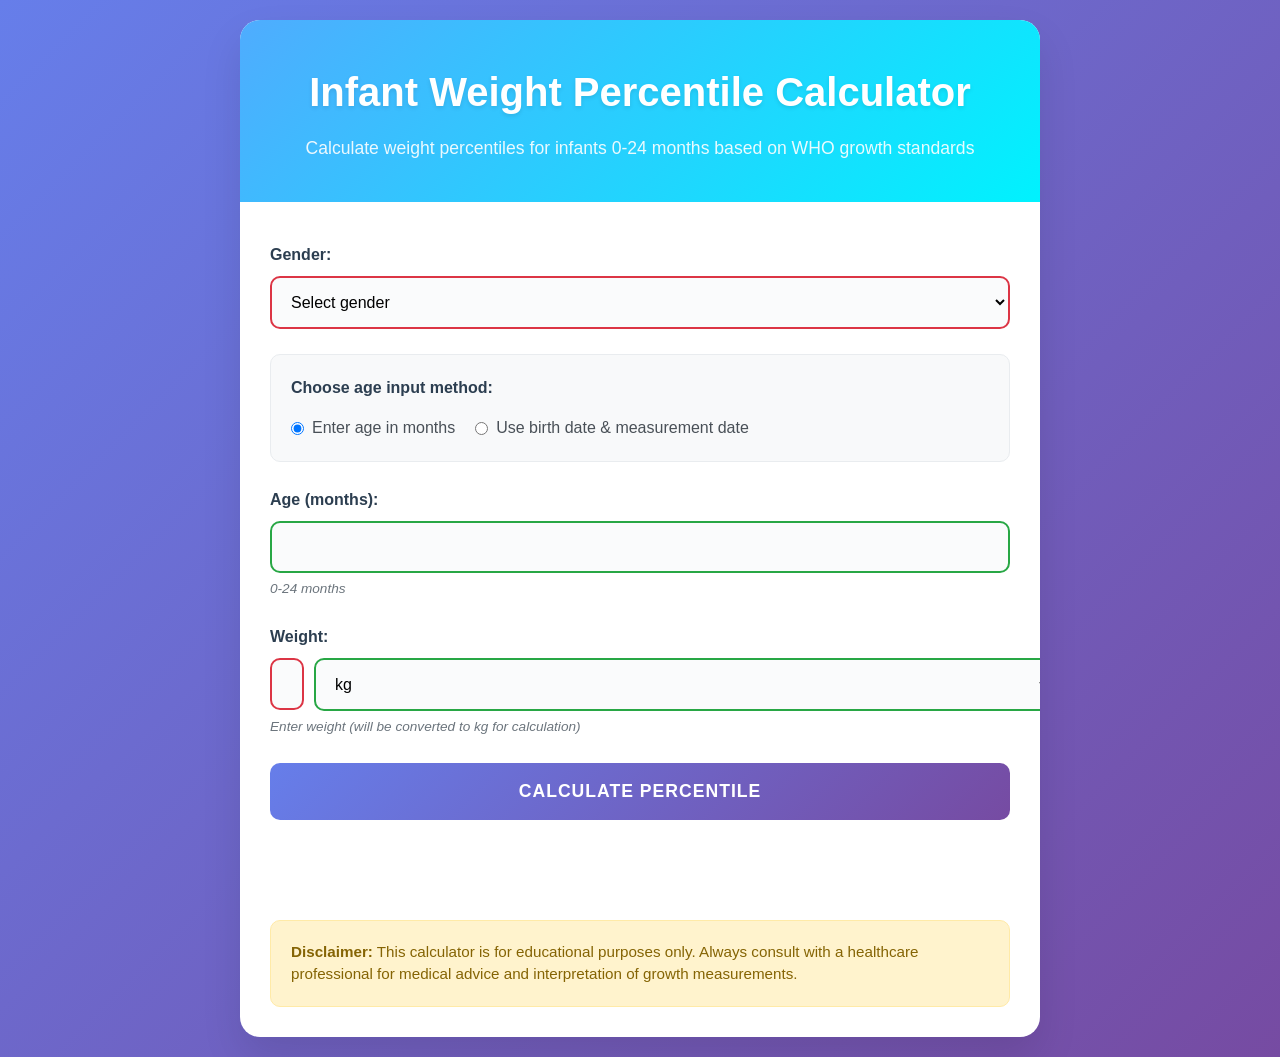
<file: index.html>
<!DOCTYPE html>
<html lang="en">
<head>
    <meta charset="UTF-8">
    <meta name="viewport" content="width=device-width, initial-scale=1.0">
    <title>Infant Weight Percentile Calculator</title>
    <link rel="stylesheet" href="styles.css">
</head>
<body>
    <div class="container">
        <header>
            <h1>Infant Weight Percentile Calculator</h1>
            <p>Calculate weight percentiles for infants 0-24 months based on WHO growth standards</p>
        </header>

        <div class="calculator-card">
            <form id="percentile-form">
                <div class="input-group">
                    <label for="gender">Gender:</label>
                    <select id="gender" required>
                        <option value="">Select gender</option>
                        <option value="male">Male</option>
                        <option value="female">Female</option>
                    </select>
                </div>

                <!-- Age Input Options -->
                <div class="input-method-selector">
                    <label class="method-label">Choose age input method:</label>
                    <div class="radio-group">
                        <label class="radio-option">
                            <input type="radio" name="age-method" value="months" checked>
                            <span>Enter age in months</span>
                        </label>
                        <label class="radio-option">
                            <input type="radio" name="age-method" value="dates">
                            <span>Use birth date & measurement date</span>
                        </label>
                    </div>
                </div>

                <!-- Age in Months (Default) -->
                <div class="input-group" id="age-months-group">
                    <label for="age-months">Age (months):</label>
                    <input type="number" id="age-months" min="0" max="24" step="0.1">
                    <span class="input-help">0-24 months</span>
                </div>

                <!-- Date-based Age Input -->
                <div class="input-group-dates" id="date-inputs-group" style="display: none;">
                    <div class="input-group">
                        <label for="birth-date">Date of Birth:</label>
                        <input type="date" id="birth-date">
                        <span class="input-help">Infant's birth date</span>
                    </div>
                    <div class="input-group">
                        <label for="measurement-date">Measurement Date:</label>
                        <input type="date" id="measurement-date">
                        <span class="input-help">Date when weight was measured</span>
                    </div>
                </div>

                <!-- Weight Input with Unit Selection -->
                <div class="input-group">
                    <label for="weight">Weight:</label>
                    <div class="weight-input-container">
                        <input type="number" id="weight" min="0.1" step="0.01" required>
                        <select id="weight-unit" class="unit-selector">
                            <option value="kg">kg</option>
                            <option value="lb">lb</option>
                        </select>
                    </div>
                    <span class="input-help">Enter weight (will be converted to kg for calculation)</span>
                </div>

                <button type="submit">Calculate Percentile</button>
            </form>

            <div id="result" class="result-section" style="display: none;">
                <h3>Result</h3>
                <div class="result-content">
                    <div class="percentile-display">
                        <span class="percentile-number" id="percentile-value">--</span>
                        <span class="percentile-label">percentile</span>
                    </div>
                    <div class="result-details">
                        <p id="result-interpretation"></p>
                        <div class="percentile-ranges">
                            <div class="range-item">
                                <span class="range-label">Below 3rd percentile:</span>
                                <span class="range-description">Underweight</span>
                            </div>
                            <div class="range-item">
                                <span class="range-label">3rd-97th percentile:</span>
                                <span class="range-description">Normal weight</span>
                            </div>
                            <div class="range-item">
                                <span class="range-label">Above 97th percentile:</span>
                                <span class="range-description">Overweight</span>
                            </div>
                        </div>
                    </div>
                </div>
            </div>
        </div>

        <div class="disclaimer">
            <p><strong>Disclaimer:</strong> This calculator is for educational purposes only. Always consult with a healthcare professional for medical advice and interpretation of growth measurements.</p>
        </div>
    </div>

    <script src="script.js"></script>
</body>
</html>
</file>
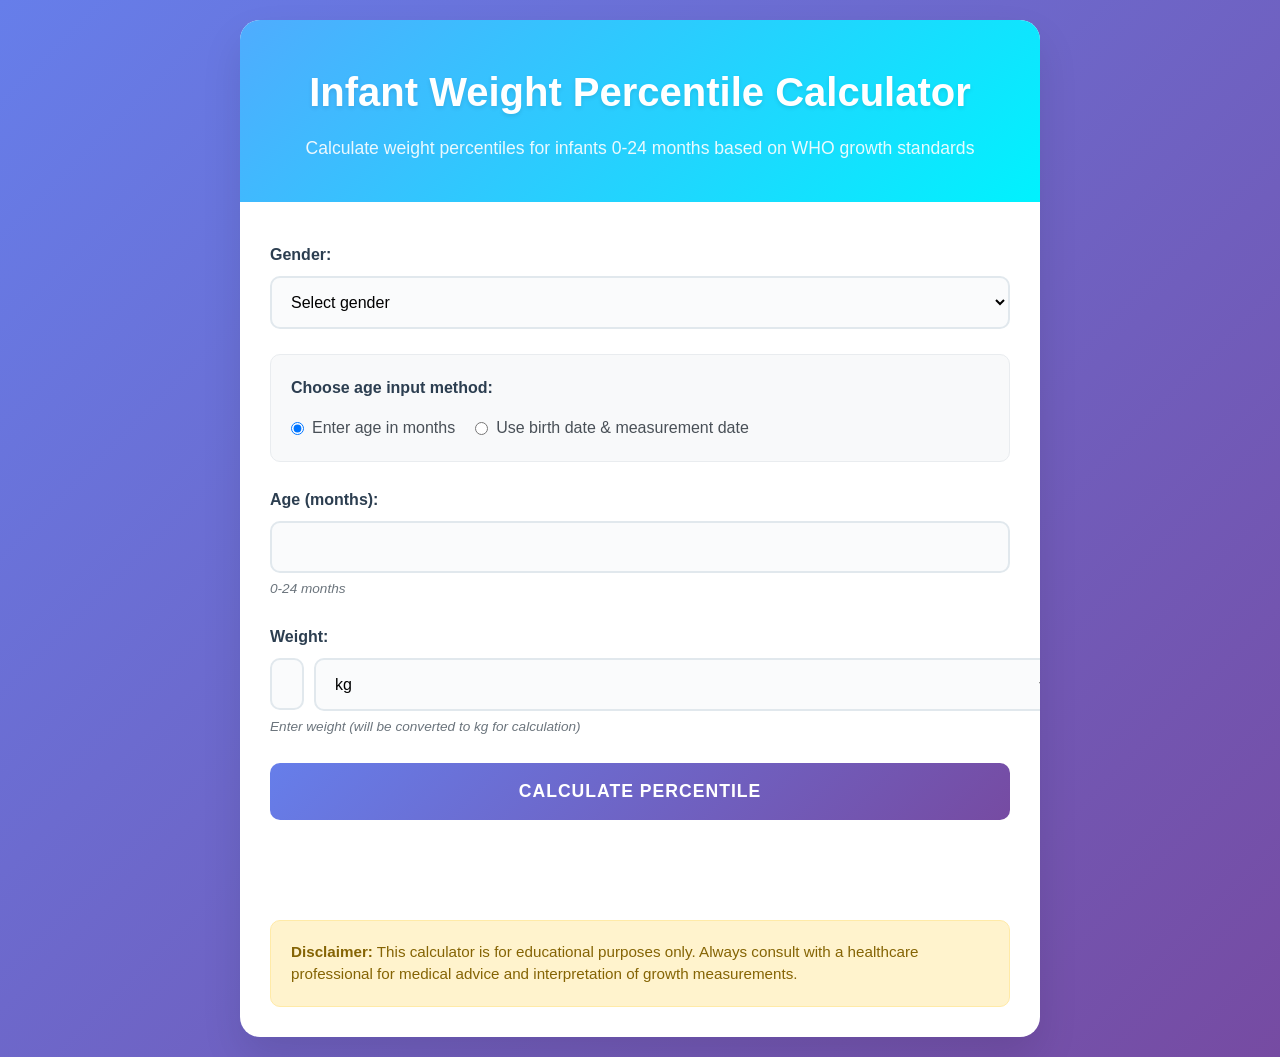
<file: calculator-standalone.html>
<!DOCTYPE html>
<html lang="en">
<head>
    <meta charset="UTF-8">
    <meta name="viewport" content="width=device-width, initial-scale=1.0">
    <title>Infant Weight Percentile Calculator</title>
    <style>
        /* Reset and base styles */
        * {
            margin: 0;
            padding: 0;
            box-sizing: border-box;
        }

        body {
            font-family: 'Segoe UI', Tahoma, Geneva, Verdana, sans-serif;
            line-height: 1.6;
            color: #333;
            background: linear-gradient(135deg, #667eea 0%, #764ba2 100%);
            min-height: 100vh;
            padding: 20px;
        }

        .container {
            max-width: 800px;
            margin: 0 auto;
            background: white;
            border-radius: 20px;
            box-shadow: 0 20px 40px rgba(0, 0, 0, 0.1);
            overflow: hidden;
        }

        /* Header styles */
        header {
            background: linear-gradient(135deg, #4facfe 0%, #00f2fe 100%);
            color: white;
            padding: 40px 30px;
            text-align: center;
        }

        header h1 {
            font-size: 2.5rem;
            font-weight: 700;
            margin-bottom: 10px;
            text-shadow: 0 2px 4px rgba(0, 0, 0, 0.1);
        }

        header p {
            font-size: 1.1rem;
            opacity: 0.9;
            font-weight: 300;
        }

        /* Calculator card styles */
        .calculator-card {
            padding: 40px 30px;
            background: white;
        }

        /* Form styles */
        #percentile-form {
            margin-bottom: 30px;
        }

        .input-group {
            margin-bottom: 25px;
        }

        .input-group label {
            display: block;
            font-weight: 600;
            margin-bottom: 8px;
            color: #2c3e50;
            font-size: 1rem;
        }

        .input-group input,
        .input-group select {
            width: 100%;
            padding: 15px;
            border: 2px solid #e1e8ed;
            border-radius: 10px;
            font-size: 1rem;
            transition: all 0.3s ease;
            background: #fafbfc;
        }

        .input-group input:focus,
        .input-group select:focus {
            outline: none;
            border-color: #4facfe;
            background: white;
            box-shadow: 0 0 0 3px rgba(79, 172, 254, 0.1);
        }

        .input-help {
            display: block;
            font-size: 0.85rem;
            color: #6c757d;
            margin-top: 5px;
            font-style: italic;
        }

        /* Button styles */
        button[type="submit"] {
            width: 100%;
            background: linear-gradient(135deg, #667eea 0%, #764ba2 100%);
            color: white;
            border: none;
            padding: 18px;
            border-radius: 10px;
            font-size: 1.1rem;
            font-weight: 600;
            cursor: pointer;
            transition: all 0.3s ease;
            text-transform: uppercase;
            letter-spacing: 1px;
        }

        button[type="submit"]:hover {
            transform: translateY(-2px);
            box-shadow: 0 10px 20px rgba(102, 126, 234, 0.4);
        }

        /* Result section styles */
        .result-section {
            background: linear-gradient(135deg, #f8f9ff 0%, #e8f4fd 100%);
            border-radius: 15px;
            padding: 30px;
            margin-top: 30px;
            border: 1px solid #e1e8ed;
            animation: slideUp 0.5s ease-out;
        }

        .result-section h3 {
            color: #2c3e50;
            margin-bottom: 20px;
            font-size: 1.5rem;
            text-align: center;
        }

        .result-content {
            display: flex;
            flex-direction: column;
            gap: 25px;
        }

        /* Percentile display */
        .percentile-display {
            text-align: center;
            padding: 25px;
            background: white;
            border-radius: 15px;
            box-shadow: 0 5px 15px rgba(0, 0, 0, 0.05);
        }

        .percentile-number {
            font-size: 3.5rem;
            font-weight: 700;
            display: block;
            margin-bottom: 5px;
        }

        .percentile-number.normal {
            color: #28a745;
        }

        .percentile-number.low {
            color: #dc3545;
        }

        .percentile-number.high {
            color: #fd7e14;
        }

        .percentile-label {
            font-size: 1.2rem;
            color: #6c757d;
            font-weight: 500;
        }

        /* Result details */
        .result-details {
            background: white;
            padding: 25px;
            border-radius: 15px;
            box-shadow: 0 5px 15px rgba(0, 0, 0, 0.05);
        }

        #result-interpretation {
            font-size: 1.1rem;
            text-align: center;
            margin-bottom: 25px;
            padding: 15px;
            background: #f8f9fa;
            border-radius: 10px;
            font-weight: 500;
        }

        /* Percentile ranges */
        .percentile-ranges {
            display: grid;
            gap: 12px;
        }

        .range-item {
            display: flex;
            justify-content: space-between;
            align-items: center;
            padding: 12px 15px;
            background: #f8f9fa;
            border-radius: 8px;
            border-left: 4px solid #e9ecef;
        }

        .range-item:nth-child(1) {
            border-left-color: #dc3545;
        }

        .range-item:nth-child(2) {
            border-left-color: #28a745;
        }

        .range-item:nth-child(3) {
            border-left-color: #fd7e14;
        }

        .range-label {
            font-weight: 600;
            color: #2c3e50;
        }

        .range-description {
            color: #6c757d;
            font-weight: 500;
        }

        /* Disclaimer */
        .disclaimer {
            background: #fff3cd;
            border: 1px solid #ffeaa7;
            border-radius: 10px;
            padding: 20px;
            margin: 30px;
            color: #856404;
        }

        .disclaimer p {
            margin: 0;
            font-size: 0.95rem;
            line-height: 1.5;
        }

        /* Responsive design */
        @media (max-width: 768px) {
            body {
                padding: 10px;
            }
            
            .container {
                border-radius: 15px;
            }
            
            header {
                padding: 30px 20px;
            }
            
            header h1 {
                font-size: 2rem;
            }
            
            .calculator-card {
                padding: 30px 20px;
            }
            
            .disclaimer {
                margin: 20px;
                padding: 15px;
            }
            
            .percentile-number {
                font-size: 2.5rem;
            }
        }

        @keyframes slideUp {
            from {
                opacity: 0;
                transform: translateY(30px);
            }
            to {
                opacity: 1;
                transform: translateY(0);
            }
        }

        /* New Input Method Selector */
        .input-method-selector {
            margin-bottom: 25px;
            padding: 20px;
            background: #f8f9fa;
            border-radius: 10px;
            border: 1px solid #e9ecef;
        }

        .method-label {
            display: block;
            font-weight: 600;
            margin-bottom: 15px;
            color: #2c3e50;
            font-size: 1rem;
        }

        .radio-group {
            display: flex;
            gap: 20px;
            flex-wrap: wrap;
        }

        .radio-option {
            display: flex;
            align-items: center;
            gap: 8px;
            cursor: pointer;
            font-weight: 500;
            color: #495057;
        }

        .radio-option input[type="radio"] {
            width: auto;
            margin: 0;
        }

        /* Date Input Groups */
        .input-group-dates {
            display: grid;
            gap: 20px;
            margin-bottom: 25px;
            padding: 20px;
            background: #f8f9fa;
            border-radius: 10px;
            border: 1px solid #e9ecef;
        }

        /* Weight Input Container */
        .weight-input-container {
            display: flex;
            gap: 10px;
            align-items: center;
        }

        .weight-input-container input {
            flex: 1;
            margin: 0;
        }

        .unit-selector {
            width: auto;
            min-width: 70px;
            padding: 15px 10px;
            margin: 0;
            flex-shrink: 0;
        }

        /* Responsive adjustments for new elements */
        @media (max-width: 768px) {
            .radio-group {
                flex-direction: column;
                gap: 15px;
            }
            
            .weight-input-container {
                flex-direction: column;
                gap: 10px;
            }
            
            .unit-selector {
                width: 100%;
            }
        }
    </style>
</head>
<body>
    <div class="container">
        <header>
            <h1>Infant Weight Percentile Calculator</h1>
            <p>Calculate weight percentiles for infants 0-24 months based on WHO growth standards</p>
        </header>

        <div class="calculator-card">
            <form id="percentile-form">
                <div class="input-group">
                    <label for="gender">Gender:</label>
                    <select id="gender" required>
                        <option value="">Select gender</option>
                        <option value="male">Male</option>
                        <option value="female">Female</option>
                    </select>
                </div>

                <!-- Age Input Options -->
                <div class="input-method-selector">
                    <label class="method-label">Choose age input method:</label>
                    <div class="radio-group">
                        <label class="radio-option">
                            <input type="radio" name="age-method" value="months" checked>
                            <span>Enter age in months</span>
                        </label>
                        <label class="radio-option">
                            <input type="radio" name="age-method" value="dates">
                            <span>Use birth date & measurement date</span>
                        </label>
                    </div>
                </div>

                <!-- Age in Months (Default) -->
                <div class="input-group" id="age-months-group">
                    <label for="age-months">Age (months):</label>
                    <input type="number" id="age-months" min="0" max="24" step="0.1">
                    <span class="input-help">0-24 months</span>
                </div>

                <!-- Date-based Age Input -->
                <div class="input-group-dates" id="date-inputs-group" style="display: none;">
                    <div class="input-group">
                        <label for="birth-date">Date of Birth:</label>
                        <input type="date" id="birth-date">
                        <span class="input-help">Infant's birth date</span>
                    </div>
                    <div class="input-group">
                        <label for="measurement-date">Measurement Date:</label>
                        <input type="date" id="measurement-date">
                        <span class="input-help">Date when weight was measured</span>
                    </div>
                </div>

                <!-- Weight Input with Unit Selection -->
                <div class="input-group">
                    <label for="weight">Weight:</label>
                    <div class="weight-input-container">
                        <input type="number" id="weight" min="0.1" step="0.01" required>
                        <select id="weight-unit" class="unit-selector">
                            <option value="kg">kg</option>
                            <option value="lb">lb</option>
                        </select>
                    </div>
                    <span class="input-help">Enter weight (will be converted to kg for calculation)</span>
                </div>

                <button type="submit">Calculate Percentile</button>
            </form>

            <div id="result" class="result-section" style="display: none;">
                <h3>Result</h3>
                <div class="result-content">
                    <div class="percentile-display">
                        <span class="percentile-number" id="percentile-value">--</span>
                        <span class="percentile-label">percentile</span>
                    </div>
                    <div class="result-details">
                        <p id="result-interpretation"></p>
                        <div class="percentile-ranges">
                            <div class="range-item">
                                <span class="range-label">Below 3rd percentile:</span>
                                <span class="range-description">Underweight</span>
                            </div>
                            <div class="range-item">
                                <span class="range-label">3rd-97th percentile:</span>
                                <span class="range-description">Normal weight</span>
                            </div>
                            <div class="range-item">
                                <span class="range-label">Above 97th percentile:</span>
                                <span class="range-description">Overweight</span>
                            </div>
                        </div>
                    </div>
                </div>
            </div>
        </div>

        <div class="disclaimer">
            <p><strong>Disclaimer:</strong> This calculator is for educational purposes only. Always consult with a healthcare professional for medical advice and interpretation of growth measurements.</p>
        </div>
    </div>

    <script>
        // WHO Weight-for-age percentile data (LMS method)
        const WHO_WEIGHT_DATA = {
            male: [
                [0, 0.3487, 3.3464, 0.14602],
                [1, 0.2297, 4.4709, 0.13395],
                [2, 0.1970, 5.5675, 0.12385],
                [3, 0.1738, 6.3762, 0.11727],
                [4, 0.1553, 7.0023, 0.11316],
                [5, 0.1395, 7.5105, 0.11080],
                [6, 0.1257, 7.9340, 0.10958],
                [7, 0.1134, 8.2970, 0.10902],
                [8, 0.1021, 8.6151, 0.10882],
                [9, 0.0917, 8.9014, 0.10881],
                [10, 0.0820, 9.1649, 0.10891],
                [11, 0.0730, 9.4122, 0.10906],
                [12, 0.0644, 9.6479, 0.10925],
                [15, 0.0424, 10.3002, 0.10986],
                [18, 0.0204, 10.9302, 0.11063],
                [21, -0.0021, 11.5490, 0.11154],
                [24, -0.0251, 12.1515, 0.11260]
            ],
            female: [
                [0, 0.3809, 3.2322, 0.14171],
                [1, 0.1233, 4.1873, 0.13724],
                [2, 0.0422, 5.1282, 0.13000],
                [3, -0.0134, 5.8458, 0.12619],
                [4, -0.0553, 6.4237, 0.12402],
                [5, -0.0903, 6.8985, 0.12274],
                [6, -0.1201, 7.2970, 0.12204],
                [7, -0.1462, 7.6422, 0.12178],
                [8, -0.1695, 7.9487, 0.12181],
                [9, -0.1909, 8.2254, 0.12199],
                [10, -0.2111, 8.4800, 0.12223],
                [11, -0.2306, 8.7192, 0.12247],
                [12, -0.2497, 8.9481, 0.12268],
                [15, -0.3089, 9.6298, 0.12309],
                [18, -0.3700, 10.2849, 0.12349],
                [21, -0.4321, 10.9371, 0.12394],
                [24, -0.4952, 11.5939, 0.12446]
            ]
        };

        function interpolateLMS(age, gender) {
            const data = WHO_WEIGHT_DATA[gender];
            let lowerIndex = 0;
            let upperIndex = data.length - 1;
            
            for (let i = 0; i < data.length - 1; i++) {
                if (age >= data[i][0] && age <= data[i + 1][0]) {
                    lowerIndex = i;
                    upperIndex = i + 1;
                    break;
                }
            }
            
            const lowerAge = data[lowerIndex][0];
            const upperAge = data[upperIndex][0];
            
            if (lowerAge === upperAge) {
                return {
                    L: data[lowerIndex][1],
                    M: data[lowerIndex][2],
                    S: data[lowerIndex][3]
                };
            }
            
            const ratio = (age - lowerAge) / (upperAge - lowerAge);
            
            return {
                L: data[lowerIndex][1] + ratio * (data[upperIndex][1] - data[lowerIndex][1]),
                M: data[lowerIndex][2] + ratio * (data[upperIndex][2] - data[lowerIndex][2]),
                S: data[lowerIndex][3] + ratio * (data[upperIndex][3] - data[lowerIndex][3])
            };
        }

        function calculateZScore(weight, age, gender) {
            const lms = interpolateLMS(age, gender);
            const L = lms.L;
            const M = lms.M;
            const S = lms.S;
            
            if (L !== 0) {
                return (Math.pow(weight / M, L) - 1) / (L * S);
            } else {
                return Math.log(weight / M) / S;
            }
        }

        function zScoreToPercentile(z) {
            const a1 = 0.254829592;
            const a2 = -0.284496736;
            const a3 = 1.421413741;
            const a4 = -1.453152027;
            const a5 = 1.061405429;
            const p = 0.3275911;
            
            const sign = z < 0 ? -1 : 1;
            z = Math.abs(z);
            
            const t = 1.0 / (1.0 + p * z);
            const y = 1.0 - (((((a5 * t + a4) * t) + a3) * t + a2) * t + a1) * t * Math.exp(-z * z);
            
            const percentile = 0.5 * (1.0 + sign * y) * 100;
            return Math.round(percentile * 10) / 10;
        }

        function calculateWeightPercentile(weight, ageMonths, gender) {
            if (ageMonths < 0 || ageMonths > 24) {
                throw new Error('Age must be between 0 and 24 months');
            }
            
            if (weight < 1 || weight > 20) {
                throw new Error('Weight must be between 1 and 20 kg');
            }
            
            const zScore = calculateZScore(weight, ageMonths, gender);
            const percentile = zScoreToPercentile(zScore);
            
            return {
                percentile: percentile,
                zScore: zScore,
                interpretation: getInterpretation(percentile)
            };
        }

        function getInterpretation(percentile) {
            if (percentile < 3) {
                return 'Below normal range (underweight). Please consult with a healthcare provider.';
            } else if (percentile >= 3 && percentile <= 97) {
                return 'Within normal range for age and gender.';
            } else {
                return 'Above normal range (overweight). Please consult with a healthcare provider.';
            }
        }

        // Helper function to convert pounds to kilograms
        function poundsToKg(pounds) {
            return pounds * 0.453592;
        }

        // Helper function to calculate age in months from birth date and measurement date
        function calculateAgeInMonths(birthDate, measurementDate) {
            const birth = new Date(birthDate);
            const measurement = new Date(measurementDate);
            
            if (measurement < birth) {
                throw new Error('Measurement date cannot be before birth date');
            }
            
            // Calculate age in months with decimal precision
            const ageInMs = measurement.getTime() - birth.getTime();
            const ageInDays = ageInMs / (1000 * 60 * 60 * 24);
            const ageInMonths = ageInDays / 30.44; // Average days per month
            
            return Math.round(ageInMonths * 10) / 10; // Round to 1 decimal place
        }

        // Helper function to set today's date as default for measurement date
        function setDefaultMeasurementDate() {
            const today = new Date();
            const formattedDate = today.toISOString().split('T')[0];
            document.getElementById('measurement-date').value = formattedDate;
        }

        document.addEventListener('DOMContentLoaded', function() {
            const form = document.getElementById('percentile-form');
            const resultSection = document.getElementById('result');
            const percentileValue = document.getElementById('percentile-value');
            const resultInterpretation = document.getElementById('result-interpretation');
            
            // Initialize default measurement date
            setDefaultMeasurementDate();
            
            // Handle age input method toggle
            const ageMethodRadios = document.querySelectorAll('input[name="age-method"]');
            const ageMonthsGroup = document.getElementById('age-months-group');
            const dateInputsGroup = document.getElementById('date-inputs-group');
            
            ageMethodRadios.forEach(radio => {
                radio.addEventListener('change', function() {
                    if (this.value === 'months') {
                        ageMonthsGroup.style.display = 'block';
                        dateInputsGroup.style.display = 'none';
                        // Make age-months required when selected
                        document.getElementById('age-months').required = true;
                        document.getElementById('birth-date').required = false;
                        document.getElementById('measurement-date').required = false;
                    } else {
                        ageMonthsGroup.style.display = 'none';
                        dateInputsGroup.style.display = 'block';
                        // Make date inputs required when selected
                        document.getElementById('age-months').required = false;
                        document.getElementById('birth-date').required = true;
                        document.getElementById('measurement-date').required = true;
                    }
                });
            });
            
            form.addEventListener('submit', function(e) {
                e.preventDefault();
                
                try {
                    const gender = document.getElementById('gender').value;
                    let ageMonths;
                    
                    // Determine which age input method is selected
                    const ageMethod = document.querySelector('input[name="age-method"]:checked').value;
                    
                    if (ageMethod === 'months') {
                        ageMonths = parseFloat(document.getElementById('age-months').value);
                        if (!ageMonths && ageMonths !== 0) {
                            throw new Error('Please enter the age in months');
                        }
                    } else {
                        const birthDate = document.getElementById('birth-date').value;
                        const measurementDate = document.getElementById('measurement-date').value;
                        
                        if (!birthDate || !measurementDate) {
                            throw new Error('Please enter both birth date and measurement date');
                        }
                        
                        ageMonths = calculateAgeInMonths(birthDate, measurementDate);
                    }
                    
                    // Get weight and convert if necessary
                    let weight = parseFloat(document.getElementById('weight').value);
                    const weightUnit = document.getElementById('weight-unit').value;
                    
                    if (!weight) {
                        throw new Error('Please enter the weight');
                    }
                    
                    // Convert to kg if weight is in pounds
                    if (weightUnit === 'lb') {
                        weight = poundsToKg(weight);
                    }
                    
                    if (!gender) {
                        throw new Error('Please select the gender');
                    }
                    
                    const result = calculateWeightPercentile(weight, ageMonths, gender);
                    
                    // Display the calculated age if using date method
                    let ageDisplay = '';
                    if (ageMethod === 'dates') {
                        ageDisplay = ` (Age: ${ageMonths} months)`;
                    }
                    
                    percentileValue.textContent = result.percentile + 'th';
                    resultInterpretation.textContent = result.interpretation + ageDisplay;
                    
                    percentileValue.className = 'percentile-number';
                    if (result.percentile < 3) {
                        percentileValue.classList.add('low');
                    } else if (result.percentile > 97) {
                        percentileValue.classList.add('high');
                    } else {
                        percentileValue.classList.add('normal');
                    }
                    
                    resultSection.style.display = 'block';
                    resultSection.scrollIntoView({ behavior: 'smooth' });
                    
                } catch (error) {
                    alert('Error: ' + error.message);
                }
            });
        });
    </script>
</body>
</html>
</file>
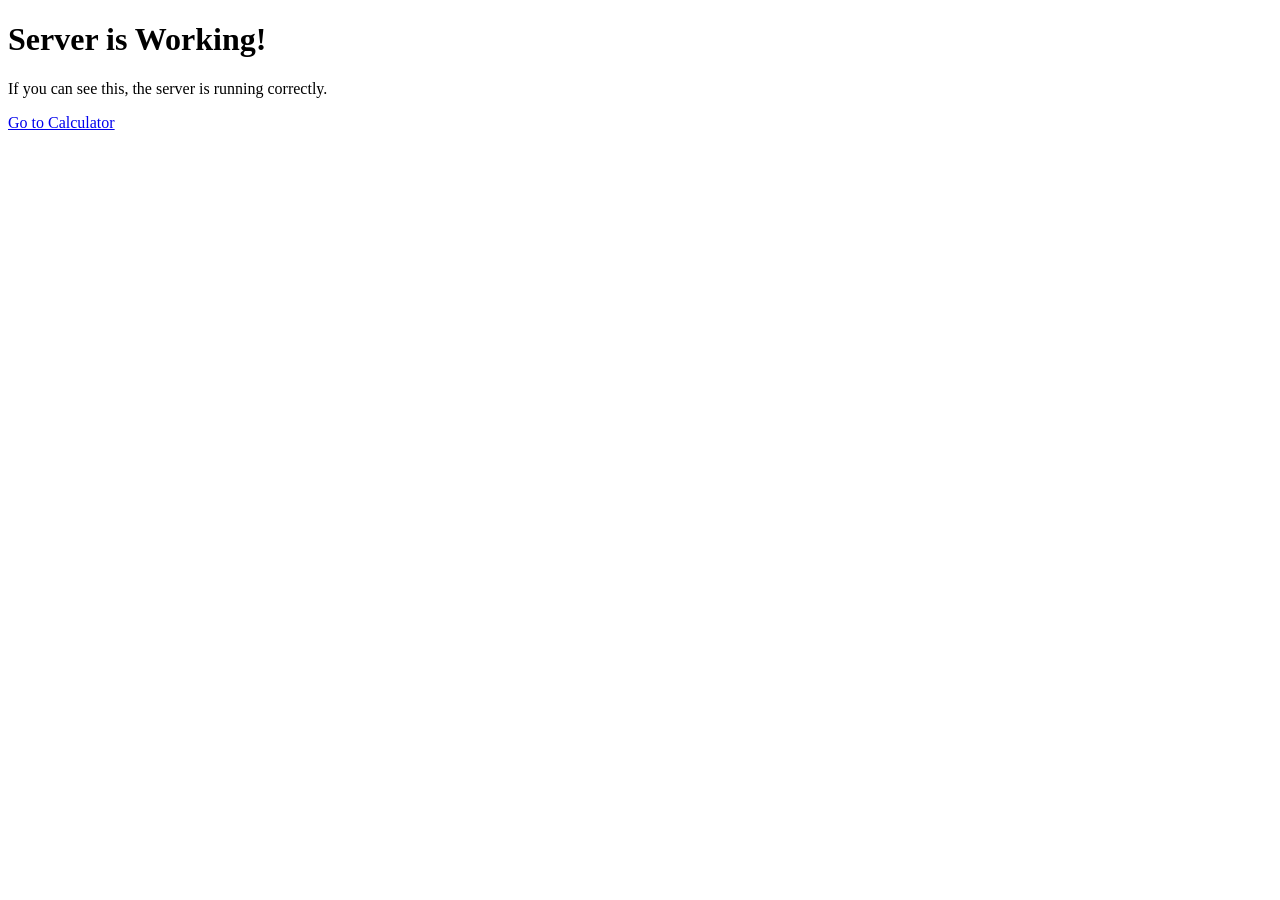
<file: test.html>
<!DOCTYPE html>
<html>
<head>
    <title>Test Page</title>
</head>
<body>
    <h1>Server is Working!</h1>
    <p>If you can see this, the server is running correctly.</p>
    <a href="index.html">Go to Calculator</a>
</body>
</html>
</file>
<file: styles.css>
/* Reset and base styles */
* {
    margin: 0;
    padding: 0;
    box-sizing: border-box;
}

body {
    font-family: 'Segoe UI', Tahoma, Geneva, Verdana, sans-serif;
    line-height: 1.6;
    color: #333;
    background: linear-gradient(135deg, #667eea 0%, #764ba2 100%);
    min-height: 100vh;
    padding: 20px;
}

.container {
    max-width: 800px;
    margin: 0 auto;
    background: white;
    border-radius: 20px;
    box-shadow: 0 20px 40px rgba(0, 0, 0, 0.1);
    overflow: hidden;
}

/* Header styles */
header {
    background: linear-gradient(135deg, #4facfe 0%, #00f2fe 100%);
    color: white;
    padding: 40px 30px;
    text-align: center;
}

header h1 {
    font-size: 2.5rem;
    font-weight: 700;
    margin-bottom: 10px;
    text-shadow: 0 2px 4px rgba(0, 0, 0, 0.1);
}

header p {
    font-size: 1.1rem;
    opacity: 0.9;
    font-weight: 300;
}

/* Calculator card styles */
.calculator-card {
    padding: 40px 30px;
    background: white;
}

/* Form styles */
#percentile-form {
    margin-bottom: 30px;
}

.input-group {
    margin-bottom: 25px;
}

.input-group label {
    display: block;
    font-weight: 600;
    margin-bottom: 8px;
    color: #2c3e50;
    font-size: 1rem;
}

.input-group input,
.input-group select {
    width: 100%;
    padding: 15px;
    border: 2px solid #e1e8ed;
    border-radius: 10px;
    font-size: 1rem;
    transition: all 0.3s ease;
    background: #fafbfc;
}

.input-group input:focus,
.input-group select:focus {
    outline: none;
    border-color: #4facfe;
    background: white;
    box-shadow: 0 0 0 3px rgba(79, 172, 254, 0.1);
}

.input-help {
    display: block;
    font-size: 0.85rem;
    color: #6c757d;
    margin-top: 5px;
    font-style: italic;
}

/* Button styles */
button[type="submit"] {
    width: 100%;
    background: linear-gradient(135deg, #667eea 0%, #764ba2 100%);
    color: white;
    border: none;
    padding: 18px;
    border-radius: 10px;
    font-size: 1.1rem;
    font-weight: 600;
    cursor: pointer;
    transition: all 0.3s ease;
    text-transform: uppercase;
    letter-spacing: 1px;
}

button[type="submit"]:hover {
    transform: translateY(-2px);
    box-shadow: 0 10px 20px rgba(102, 126, 234, 0.4);
}

button[type="submit"]:active {
    transform: translateY(0);
}

/* Result section styles */
.result-section {
    background: linear-gradient(135deg, #f8f9ff 0%, #e8f4fd 100%);
    border-radius: 15px;
    padding: 30px;
    margin-top: 30px;
    border: 1px solid #e1e8ed;
}

.result-section h3 {
    color: #2c3e50;
    margin-bottom: 20px;
    font-size: 1.5rem;
    text-align: center;
}

.result-content {
    display: flex;
    flex-direction: column;
    gap: 25px;
}

/* Percentile display */
.percentile-display {
    text-align: center;
    padding: 25px;
    background: white;
    border-radius: 15px;
    box-shadow: 0 5px 15px rgba(0, 0, 0, 0.05);
}

.percentile-number {
    font-size: 3.5rem;
    font-weight: 700;
    display: block;
    margin-bottom: 5px;
}

.percentile-number.normal {
    color: #28a745;
}

.percentile-number.low {
    color: #dc3545;
}

.percentile-number.high {
    color: #fd7e14;
}

.percentile-label {
    font-size: 1.2rem;
    color: #6c757d;
    font-weight: 500;
}

/* Result details */
.result-details {
    background: white;
    padding: 25px;
    border-radius: 15px;
    box-shadow: 0 5px 15px rgba(0, 0, 0, 0.05);
}

#result-interpretation {
    font-size: 1.1rem;
    text-align: center;
    margin-bottom: 25px;
    padding: 15px;
    background: #f8f9fa;
    border-radius: 10px;
    font-weight: 500;
}

/* Percentile ranges */
.percentile-ranges {
    display: grid;
    gap: 12px;
}

.range-item {
    display: flex;
    justify-content: space-between;
    align-items: center;
    padding: 12px 15px;
    background: #f8f9fa;
    border-radius: 8px;
    border-left: 4px solid #e9ecef;
}

.range-item:nth-child(1) {
    border-left-color: #dc3545;
}

.range-item:nth-child(2) {
    border-left-color: #28a745;
}

.range-item:nth-child(3) {
    border-left-color: #fd7e14;
}

.range-label {
    font-weight: 600;
    color: #2c3e50;
}

.range-description {
    color: #6c757d;
    font-weight: 500;
}

/* Disclaimer */
.disclaimer {
    background: #fff3cd;
    border: 1px solid #ffeaa7;
    border-radius: 10px;
    padding: 20px;
    margin: 30px;
    color: #856404;
}

.disclaimer p {
    margin: 0;
    font-size: 0.95rem;
    line-height: 1.5;
}

/* Responsive design */
@media (max-width: 768px) {
    body {
        padding: 10px;
    }
    
    .container {
        border-radius: 15px;
    }
    
    header {
        padding: 30px 20px;
    }
    
    header h1 {
        font-size: 2rem;
    }
    
    .calculator-card {
        padding: 30px 20px;
    }
    
    .disclaimer {
        margin: 20px;
        padding: 15px;
    }
    
    .percentile-number {
        font-size: 2.5rem;
    }
    
    .result-content {
        gap: 20px;
    }
    
    .result-details,
    .percentile-display {
        padding: 20px;
    }
}

@media (max-width: 480px) {
    header h1 {
        font-size: 1.8rem;
    }
    
    header p {
        font-size: 1rem;
    }
    
    .calculator-card {
        padding: 20px 15px;
    }
    
    .disclaimer {
        margin: 15px;
        padding: 12px;
    }
    
    .percentile-number {
        font-size: 2rem;
    }
    
    .range-item {
        flex-direction: column;
        align-items: flex-start;
        gap: 5px;
    }
}

/* Animation for result appearance */
.result-section {
    animation: slideUp 0.5s ease-out;
}

@keyframes slideUp {
    from {
        opacity: 0;
        transform: translateY(30px);
    }
    to {
        opacity: 1;
        transform: translateY(0);
    }
}

/* Loading state */
.loading {
    opacity: 0.7;
    pointer-events: none;
}

/* Form validation styles */
.input-group input:invalid,
.input-group select:invalid {
    border-color: #dc3545;
}

.input-group input:valid,
.input-group select:valid {
    border-color: #28a745;
}

/* New Input Method Selector */
.input-method-selector {
    margin-bottom: 25px;
    padding: 20px;
    background: #f8f9fa;
    border-radius: 10px;
    border: 1px solid #e9ecef;
}

.method-label {
    display: block;
    font-weight: 600;
    margin-bottom: 15px;
    color: #2c3e50;
    font-size: 1rem;
}

.radio-group {
    display: flex;
    gap: 20px;
    flex-wrap: wrap;
}

.radio-option {
    display: flex;
    align-items: center;
    gap: 8px;
    cursor: pointer;
    font-weight: 500;
    color: #495057;
}

.radio-option input[type="radio"] {
    width: auto;
    margin: 0;
}

/* Date Input Groups */
.input-group-dates {
    display: grid;
    gap: 20px;
    margin-bottom: 25px;
    padding: 20px;
    background: #f8f9fa;
    border-radius: 10px;
    border: 1px solid #e9ecef;
}

/* Weight Input Container */
.weight-input-container {
    display: flex;
    gap: 10px;
    align-items: center;
}

.weight-input-container input {
    flex: 1;
    margin: 0;
}

.unit-selector {
    width: auto;
    min-width: 70px;
    padding: 15px 10px;
    margin: 0;
    flex-shrink: 0;
}

/* Additional responsive adjustments for new elements */
@media (max-width: 768px) {
    .radio-group {
        flex-direction: column;
        gap: 15px;
    }
    
    .weight-input-container {
        flex-direction: column;
        gap: 10px;
    }
    
    .unit-selector {
        width: 100%;
    }
}
</file>
